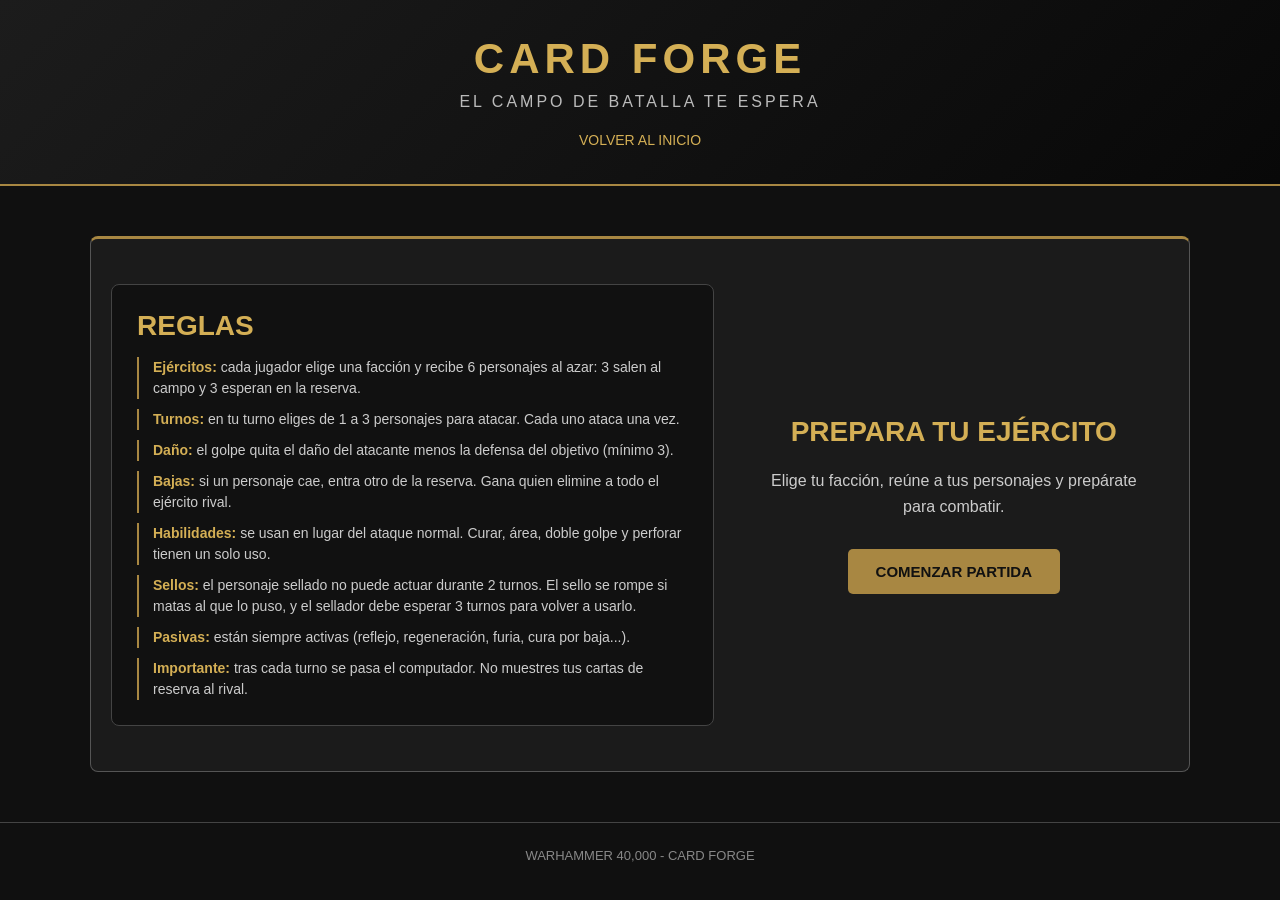
<file: WARHAMMER-40K/pages/card-forge.html>
<!DOCTYPE html>
<html lang="es">
<head>
    <meta charset="UTF-8">
    <meta name="viewport" content="width=device-width, initial-scale=1.0">

    <meta name="description" content="Card Forge: combate de cartas en el universo Warhammer 40K.">

    <title>Card Forge | Warhammer 40K</title>

    <link rel="stylesheet" href="../css/card-forge.css">

    <script src="../js/card-forge.js" defer></script>
</head>

<body>

    <header class="card-header">
        <h1>CARD FORGE</h1>
        <p>EL CAMPO DE BATALLA TE ESPERA</p>

        <a href="../index.html">VOLVER AL INICIO</a>
    </header>

    <main>

        <!-- PRESENTACIÓN DEL JUEGO -->
        <section class="game-intro">

            <div class="intro-layout">

                <!-- IZQUIERDA: REGLAS -->
                <div class="rules-panel">
                    <h2>REGLAS</h2>

                    <ul class="rules-list">
                        <li>
                            <strong>Ejércitos:</strong> cada jugador elige una
                            facción y recibe 6 personajes al azar: 3 salen al
                            campo y 3 esperan en la reserva.
                        </li>
                        <li>
                            <strong>Turnos:</strong> en tu turno eliges de 1 a 3
                            personajes para atacar. Cada uno ataca una vez.
                        </li>
                        <li>
                            <strong>Daño:</strong> el golpe quita el daño del
                            atacante menos la defensa del objetivo (mínimo 3).
                        </li>
                        <li>
                            <strong>Bajas:</strong> si un personaje cae, entra
                            otro de la reserva. Gana quien elimine a todo el
                            ejército rival.
                        </li>
                        <li>
                            <strong>Habilidades:</strong> se usan en lugar del
                            ataque normal. Curar, área, doble golpe y perforar
                            tienen un solo uso.
                        </li>
                        <li>
                            <strong>Sellos:</strong> el personaje sellado no puede
                            actuar durante 2 turnos. El sello se rompe si matas al
                            que lo puso, y el sellador debe esperar 3 turnos para
                            volver a usarlo.
                        </li>
                        <li>
                            <strong>Pasivas:</strong> están siempre activas
                            (reflejo, regeneración, furia, cura por baja...).
                        </li>
                        <li>
                            <strong>Importante:</strong> tras cada turno se pasa
                            el computador. No muestres tus cartas de reserva al
                            rival.
                        </li>
                    </ul>
                </div>

                <!-- DERECHA: INICIAR -->
                <div class="start-panel">
                    <h2>PREPARA TU EJÉRCITO</h2>

                    <p>
                        Elige tu facción, reúne a tus personajes
                        y prepárate para combatir.
                    </p>

                    <button id="startGameButton">
                        COMENZAR PARTIDA
                    </button>
                </div>

            </div>

        </section>

        <!-- AQUÍ SE DESARROLLARÁ LA SELECCIÓN DE FACCIONES -->
        <section id="factionSelection">
        </section>

        <!-- AQUÍ SE DESARROLLARÁ EL CAMPO DE BATALLA -->
        <section id="battleField">
        </section>

    </main>

    <footer>
        <p>WARHAMMER 40,000 - CARD FORGE</p>
    </footer>

</body>
</html>
</file>
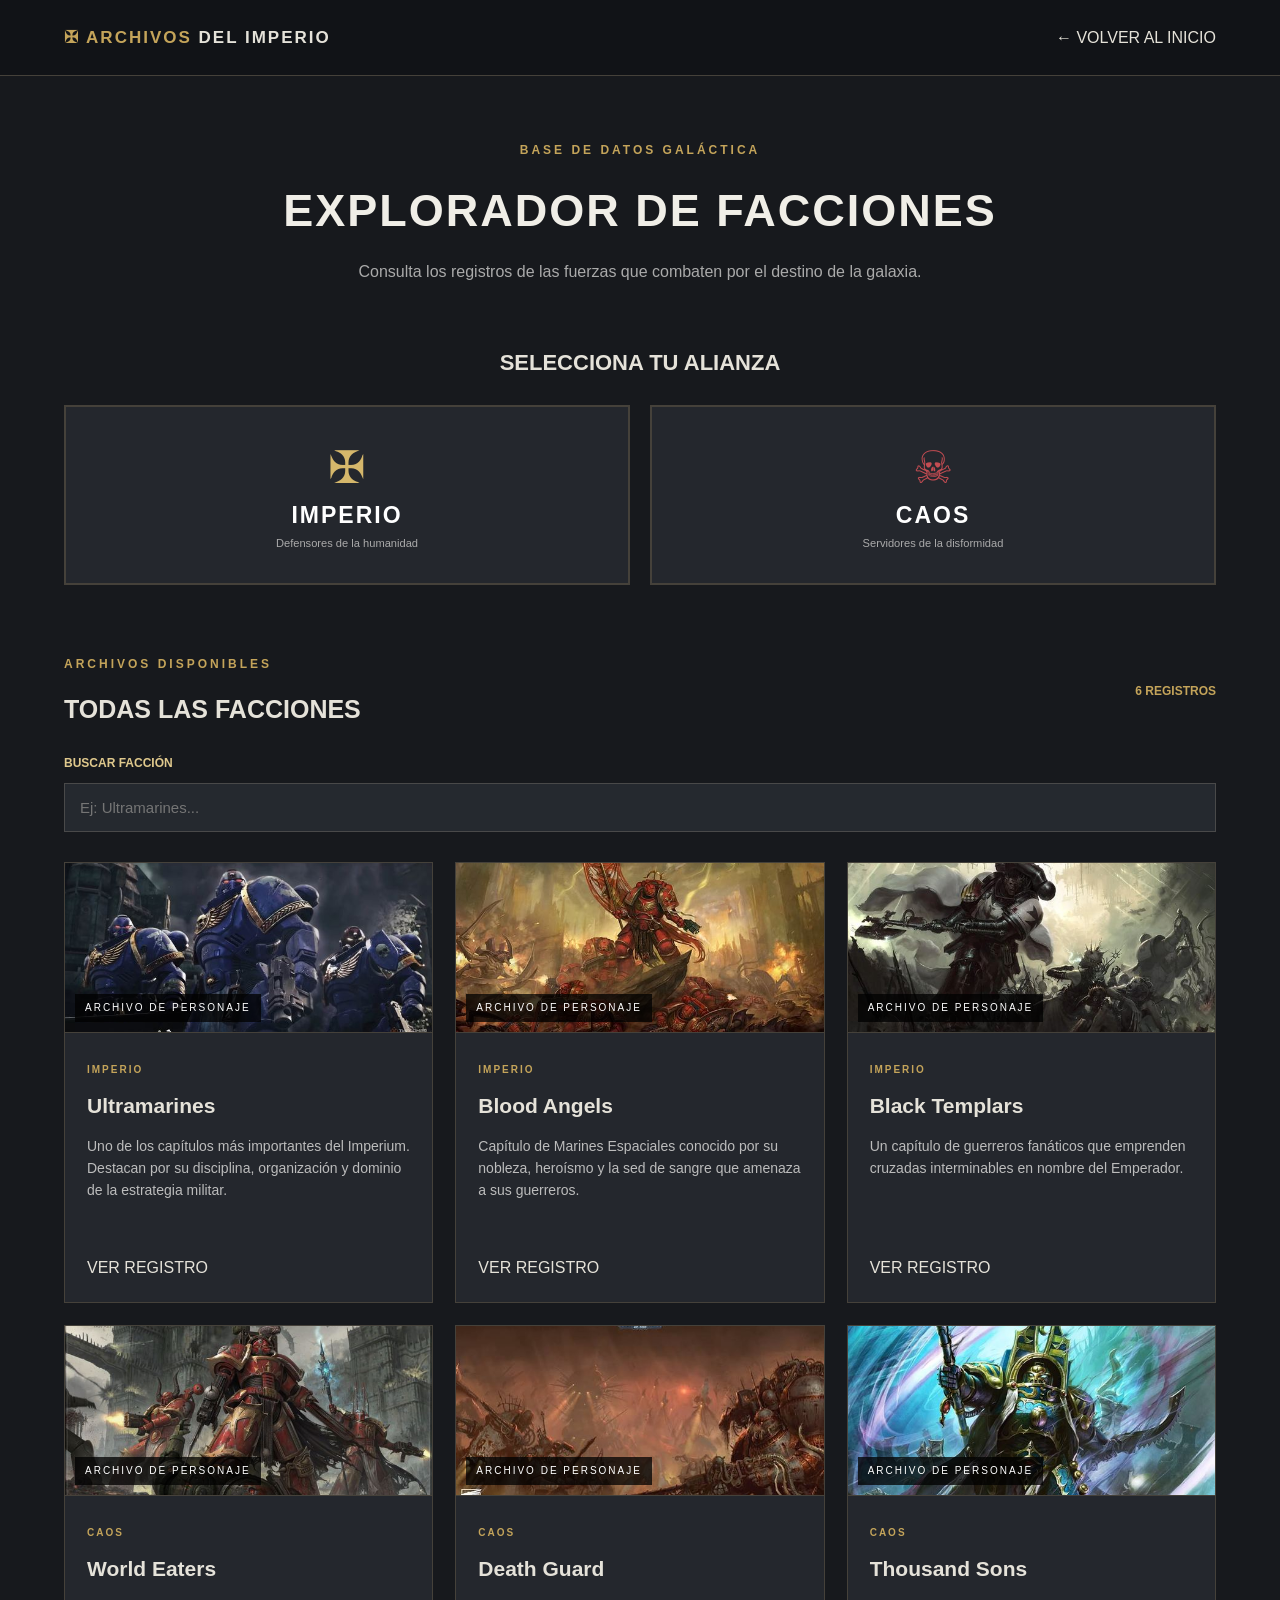
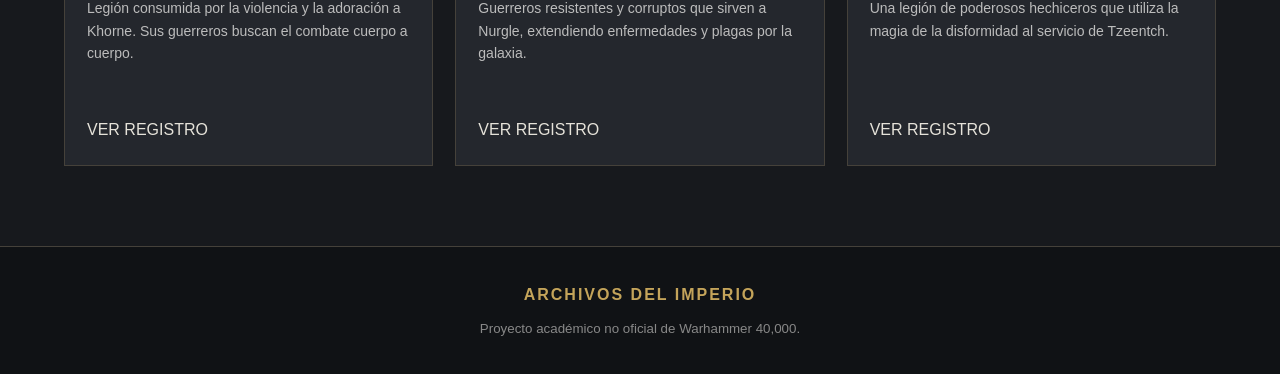
<file: WARHAMMER-40K/pages/explorador.html>
<!DOCTYPE html>
<html lang="es">
<head>
    <meta charset="UTF-8">
    <meta name="viewport" content="width=device-width, initial-scale=1.0">

    <title>Explorador de Facciones | Archives of the Imperium</title>

    <link rel="stylesheet" href="../css/style.css">
    <link rel="stylesheet" href="../css/facciones.css">
</head>

<body class="explorer-page">

    <header class="header">
        <nav class="navbar container">

            <a href="../index.html" class="logo">
                ✠ ARCHIVOS <span>DEL IMPERIO</span>
            </a>

            <a href="../index.html" class="back-link">
                ← VOLVER AL INICIO
            </a>

        </nav>
    </header>


    <main class="container explorer-container">

        <!-- PRESENTACIÓN -->

        <section class="explorer-heading">

            <p class="eyebrow">BASE DE DATOS GALÁCTICA</p>

            <h1>EXPLORADOR DE FACCIONES</h1>

            <p>
                Consulta los registros de las fuerzas que combaten
                por el destino de la galaxia.
            </p>

        </section>


        <!-- SELECCIÓN DE ALIANZA -->

        <section class="alliance-section">

            <h2>SELECCIONA TU ALIANZA</h2>

            <div class="alliance-grid">

                <button class="alliance-button imperial-button"
                        data-alliance="imperio">

                    <span class="alliance-icon">✠</span>

                    <strong>IMPERIO</strong>

                    <small>Defensores de la humanidad</small>

                </button>


                <button class="alliance-button chaos-button"
                        data-alliance="caos">

                    <span class="alliance-icon">☠</span>

                    <strong>CAOS</strong>

                    <small>Servidores de la disformidad</small>

                </button>

            </div>

        </section>


        <!-- CATÁLOGO -->

        <section class="catalog-section" id="catalog">

            <div class="catalog-heading">

                <div>
                    <p class="eyebrow">ARCHIVOS DISPONIBLES</p>
                    <h2 id="catalogTitle">TODAS LAS FACCIONES</h2>
                </div>

                <span id="factionCount">6 REGISTROS</span>

            </div>


            <!-- BUSCADOR -->

            <div class="search-container">

                <label for="factionSearch">
                    BUSCAR FACCIÓN
                </label>

                <input
                    type="search"
                    id="factionSearch"
                    placeholder="Ej: Ultramarines..."
                >

            </div>


            <!-- TARJETAS GENERADAS POR JAVASCRIPT -->

            <div class="faction-list" id="factionList">

                <!-- Aquí JavaScript generará las tarjetas -->

            </div>

            <p id="emptyMessage" class="empty-message" hidden>
                No se encontraron facciones con ese nombre.
            </p>

        </section>

    </main>


    <footer class="footer">

        <div class="container">
            <p>ARCHIVOS DEL IMPERIO</p>
            <small>Proyecto académico no oficial de Warhammer 40,000.</small>
        </div>

    </footer>


    <script src="../js/facciones.js"></script>

</body>
</html>
</file>
<file: WARHAMMER-40K/css/card-forge.css>
/* ==============================
   CONFIGURACIÓN GENERAL
============================== */

* {
    box-sizing: border-box;
    margin: 0;
    padding: 0;
}

body {
    background-color: #101010;
    color: #eeeeee;
    font-family: Arial, sans-serif;
    min-height: 100vh;
}

/* ==============================
   ENCABEZADO
============================== */

.card-header {
    background: linear-gradient(135deg, #1c1c1c, #080808);
    border-bottom: 2px solid #a88742;
    padding: 35px 20px;
    text-align: center;
}

.card-header h1 {
    color: #d4af55;
    font-size: 42px;
    letter-spacing: 5px;
    margin-bottom: 10px;
}

.card-header p {
    color: #bbbbbb;
    letter-spacing: 3px;
    margin-bottom: 20px;
}

.card-header a {
    color: #d4af55;
    text-decoration: none;
    font-size: 14px;
}

.card-header a:hover {
    color: white;
}

/* ==============================
   CONTENIDO PRINCIPAL
============================== */

main {
    width: 90%;
    max-width: 1100px;
    margin: 50px auto;
}

/* ==============================
   PRESENTACIÓN DEL JUEGO
============================== */

.game-intro {
    background-color: #1b1b1b;
    border: 1px solid #555;
    border-top: 3px solid #a88742;
    border-radius: 8px;
    padding: 45px 20px;
    text-align: center;
}

.game-intro h2 {
    color: #d4af55;
    font-size: 28px;
    margin-bottom: 20px;
}

.game-intro p {
    color: #cccccc;
    line-height: 1.6;
    margin-bottom: 30px;
}

.game-intro button {
    background-color: #a88742;
    color: #111111;
    border: none;
    border-radius: 5px;
    padding: 14px 28px;
    font-size: 15px;
    font-weight: bold;
    cursor: pointer;
}

.game-intro button:hover {
    background-color: #d4af55;
}

/* ==============================
   ESPACIOS DEL JUEGO
============================== */

#factionSelection,
#battleField {
    margin-top: 35px;
}

/* ==============================
   PIE DE PÁGINA
============================== */

footer {
    border-top: 1px solid #444;
    color: #888888;
    padding: 25px;
    text-align: center;
    font-size: 13px;
}

/* ==============================
   DISEÑO RESPONSIVE
============================== */

@media (max-width: 600px) {

    .card-header h1 {
        font-size: 30px;
    }

    .card-header p {
        font-size: 11px;
    }

    main {
        width: 94%;
        margin: 30px auto;
    }

    .game-intro {
        padding: 30px 15px;
    }

    .game-intro h2 {
        font-size: 22px;
    }
}

/* ==============================
   SELECCIÓN DE FACCIONES
============================== */

.selection-container {
    background-color: #1b1b1b;
    border: 1px solid #66552f;
    border-radius: 8px;
    padding: 35px 25px;
    text-align: center;
}

.selection-container h2 {
    color: #d4af55;
    font-size: 27px;
    margin-bottom: 12px;
}

.selection-description {
    color: #bbbbbb;
    margin-bottom: 30px;
}

.players-selection {
    display: grid;
    grid-template-columns: repeat(2, minmax(0, 1fr));
    gap: 25px;
    margin-bottom: 25px;
}

.player-selection {
    background-color: #111111;
    border: 1px solid #444444;
    border-radius: 8px;
    padding: 25px 15px;
}

.player-selection h3 {
    color: #d4af55;
    margin-bottom: 20px;
}

.player-selection label {
    display: block;
    color: #cccccc;
    margin-bottom: 12px;
}

.player-selection select {
    width: 100%;
    padding: 12px;
    background-color: #292929;
    color: white;
    border: 1px solid #777777;
    border-radius: 5px;
    font-size: 14px;
}

#confirmFactionsButton {
    background-color: #a88742;
    color: #111111;
    border: none;
    border-radius: 5px;
    padding: 14px 25px;
    font-weight: bold;
    cursor: pointer;
}

#confirmFactionsButton:hover {
    background-color: #d4af55;
}

.selection-error {
    color: #ff6666;
    margin-bottom: 18px;
}

.selection-success {
    color: #8bd68b;
    margin-bottom: 18px;
    line-height: 1.5;
}

/* ==============================
   RESPONSIVE
============================== */

@media (max-width: 650px) {

    .players-selection {
        grid-template-columns: 1fr;
    }

    .selection-container {
        padding: 25px 15px;
    }

    .selection-container h2 {
        font-size: 22px;
    }
}

/* ==============================
   CAMPEONES DE LAS FACCIONES
============================== */

.champion-preview {
    margin-top: 22px;
    padding: 15px;
    background-color: #1b1b1b;
    border: 1px solid #66552f;
    border-radius: 8px;
    min-height: 190px;
}

.champion-preview img {
    display: block;
    width: 100%;
    max-width: 220px;
    height: 220px;
    object-fit: contain;
    margin: 0 auto 15px;
}

.champion-preview h4 {
    color: #d4af55;
    font-size: 19px;
    margin-bottom: 8px;
}

.champion-preview p {
    color: #bbbbbb;
    font-size: 14px;
}

/* ==============================
   EJÉRCITOS Y PERSONAJES
============================== */

.battle-title {
    color: #d4af55;
    text-align: center;
    margin: 35px 0;
}

.armies-container {
    display: grid;
    grid-template-columns: repeat(2, minmax(0, 1fr));
    gap: 25px;
}

.army {
    background-color: #1b1b1b;
    border: 1px solid #66552f;
    border-radius: 8px;
    padding: 20px;
    min-width: 0;
}

.army h3 {
    color: #d4af55;
    text-align: center;
    margin-bottom: 25px;
}

.army h4 {
    color: #cccccc;
    margin: 20px 0 12px;
    border-bottom: 1px solid #555;
    padding-bottom: 8px;
}

.character-list {
    display: grid;
    grid-template-columns: repeat(2, minmax(0, 1fr));
    gap: 12px;
}

.character-card {
    background-color: #101010;
    border: 1px solid #444;
    border-radius: 6px;
    padding: 12px;
    text-align: center;
    min-width: 0;
    transition: transform 0.15s, outline-color 0.15s;
}

.character-card img {
    width: 100%;
    height: 130px;
    object-fit: contain;
    margin-bottom: 10px;
}

/* Nombre del personaje (h4 en el JS nuevo; h5 por compatibilidad) */
.character-card h4,
.character-card h5,
.battle-player .character-card h4,
.army .character-card h4 {
    color: #d4af55;
    font-size: 14px;
    margin: 0 0 10px;
    padding: 0;
    border: none;
    line-height: 1.3;
}

.character-card p {
    color: #cccccc;
    font-size: 13px;
    margin: 7px 0;
}

.character-placeholder {
    height: 130px;
    display: flex;
    align-items: center;
    justify-content: center;
    color: #777;
    background-color: #202020;
    margin-bottom: 10px;
    font-size: 12px;
}

.champion-label {
    display: inline-block;
    margin-top: 10px;
    padding: 5px 9px;
    background-color: #66552f;
    color: white;
    font-size: 11px;
    border-radius: 4px;
}

/* ==============================
   BARRA DE VIDA
============================== */

.health-bar {
    height: 8px;
    background-color: #400;
    border-radius: 4px;
    overflow: hidden;
    margin: 4px 0 8px;
}

.health-fill {
    height: 100%;
    background-color: #3cb83c;
    transition: width 0.3s;
}

@media (max-width: 750px) {
    .armies-container {
        grid-template-columns: 1fr;
    }
}

@media (max-width: 400px) {
    .character-list {
        grid-template-columns: 1fr;
    }
}

/* ==============================
   PREPARACIÓN PRIVADA
============================== */

.private-preparation,
.handoff-screen {
    background-color: #1b1b1b;
    border: 1px solid #a88742;
    border-radius: 8px;
    padding: 30px 20px;
    text-align: center;
}

.private-preparation h2,
.handoff-screen h2 {
    color: #d4af55;
    margin-bottom: 20px;
}

.private-preparation h3 {
    color: #d4af55;
    margin: 30px 0 15px;
}

.private-warning {
    color: #e5a34c;
    margin: 25px 0;
}

#readyPlayerButton,
#nextPlayerButton,
#beginTurnButton,
#restartButton {
    background-color: #a88742;
    color: #111;
    border: none;
    border-radius: 5px;
    padding: 14px 25px;
    font-weight: bold;
    cursor: pointer;
    margin-top: 15px;
}

#readyPlayerButton:hover,
#nextPlayerButton:hover,
#beginTurnButton:hover,
#restartButton:hover {
    background-color: #d4af55;
}

/* ==============================
   CAMPO DE BATALLA
============================== */

.battle-screen {
    background-color: #151515;
    border: 1px solid #66552f;
    border-radius: 8px;
    padding: 25px;
}

.battle-screen > h2 {
    color: #d4af55;
    text-align: center;
    margin-bottom: 20px;
}

.turn-indicator {
    background-color: #292929;
    border: 1px solid #a88742;
    color: #d4af55;
    text-align: center;
    padding: 15px;
    margin-bottom: 25px;
    font-weight: bold;
}

.battle-instruction {
    text-align: center;
    color: #eeeeee;
    font-weight: bold;
    margin-bottom: 15px;
}

.combat-message {
    color: #d4af55;
    text-align: center;
    line-height: 1.6;
    margin: 0 0 20px;
}

.battle-armies {
    display: grid;
    grid-template-columns: repeat(2, minmax(0, 1fr));
    gap: 20px;
}

.battle-player {
    background-color: #202020;
    border: 1px solid #555;
    border-radius: 8px;
    padding: 18px;
    min-width: 0;
}

.battle-player h3 {
    color: #d4af55;
    text-align: center;
    margin-bottom: 10px;
}

.battle-player > p {
    text-align: center;
    color: #ccc;
    margin-bottom: 15px;
}

.battle-player h4 {
    color: #ddd;
    margin: 20px 0 12px;
}

.reserve-counter {
    color: #d4af55 !important;
    border-top: 1px solid #555;
    padding-top: 15px;
    margin-top: 20px;
}

/* ==============================
   ACCIONES DE COMBATE
============================== */

.battle-actions {
    text-align: center;
    margin-top: 30px;
}

.battle-actions button {
    margin: 5px 6px;
}

#confirmAttackersButton {
    background-color: #a88742;
    color: #111;
    border: none;
    border-radius: 5px;
    padding: 15px 30px;
    font-weight: bold;
    cursor: pointer;
}

#confirmAttackersButton:hover:not(:disabled) {
    background-color: #d4af55;
}

#confirmAttackersButton:disabled {
    opacity: 0.4;
    cursor: not-allowed;
}

#endTurnButton {
    background-color: #a83232;
    color: white;
    border: none;
    border-radius: 5px;
    padding: 15px 30px;
    font-weight: bold;
    cursor: pointer;
}

#endTurnButton:hover {
    background-color: #cc4444;
}

/* ==============================
   CARTAS INTERACTIVAS
============================== */

/* Mis personajes (elegir atacantes) y enemigos (elegir objetivo) */
.character-card.selectable,
.character-card.targetable {
    cursor: pointer;
}

.character-card.selectable:hover,
.character-card.targetable:hover {
    transform: translateY(-4px);
}

/* Atacante elegido */
.character-card.selected {
    outline: 3px solid #d4af55;
    outline-offset: 2px;
}

/* Atacante que está actuando ahora */
.character-card.attacking {
    outline: 3px solid #3cb83c;
    outline-offset: 2px;
}

/* Objetivo enemigo */
.character-card.targetable:hover {
    outline: 3px solid #cc4444;
    outline-offset: 2px;
}

/* DISEÑO PARA CELULARES */

@media (max-width: 750px) {

    .battle-armies {
        grid-template-columns: 1fr;
    }

    .battle-screen {
        padding: 15px;
    }

}

/* ==============================
   CAMPO DE BATALLA CARA A CARA
   (enemigo arriba, jugador del turno abajo)
============================== */

.battle-side {
    background-color: #1b1b1b;
    border-radius: 8px;
    padding: 12px;
}

.enemy-side {
    border: 1px solid #8a3030;
}

.player-side {
    border: 1px solid #a88742;
}

.side-header {
    display: flex;
    justify-content: space-between;
    align-items: center;
    gap: 10px;
    color: #cccccc;
    font-size: 13px;
    font-weight: bold;
    letter-spacing: 1px;
}

.enemy-side .side-header {
    margin-bottom: 10px;
}

.player-side .side-header {
    margin-top: 10px;
}

/* La reserva ahora va en la cabecera, sin la línea de antes */
.side-header .reserve-counter {
    border: none;
    padding: 0;
    margin: 0;
}

/* Siempre 3 cartas por fila, una al lado de otra */
.battle-row {
    grid-template-columns: repeat(3, minmax(0, 1fr));
    gap: 10px;
}

.battle-row .character-card {
    padding: 8px;
}

.battle-row .character-card img,
.battle-row .character-placeholder {
    height: 90px;
    margin-bottom: 6px;
}

.battle-row .character-card p {
    margin: 4px 0;
    font-size: 12px;
}

.battle-row .champion-label {
    margin-top: 6px;
    font-size: 10px;
}

.card-stats {
    display: flex;
    justify-content: center;
    gap: 14px;
    color: #cccccc;
    font-size: 13px;
}

/* Franja central: instrucciones, mensajes y botones */
.battle-center {
    text-align: center;
    padding: 14px 10px;
}

.battle-center .battle-instruction {
    margin-bottom: 8px;
}

.battle-center .combat-message {
    margin: 0 0 8px;
    font-size: 14px;
}

.battle-center .battle-actions {
    margin-top: 10px;
}

.battle-screen .turn-indicator {
    margin-bottom: 15px;
}

@media (max-width: 750px) {

    .battle-row {
        gap: 6px;
    }

    .battle-row .character-card img,
    .battle-row .character-placeholder {
        height: 70px;
    }

    .battle-row .character-card h4 {
        font-size: 11px;
    }

    .battle-row .character-card p,
    .card-stats {
        font-size: 11px;
    }

    .side-header {
        font-size: 11px;
    }
}

/* Anula la regla de 1 columna para pantallas muy pequeñas */
@media (max-width: 400px) {
    .battle-row {
        grid-template-columns: repeat(3, minmax(0, 1fr));
    }
}

/* ==============================
   DISEÑO DE LA CARTA
   vida: arriba derecha · defensa: abajo izquierda · daño: abajo derecha
============================== */

.character-card {
    position: relative;
    display: flex;
    flex-direction: column;
}

.card-art {
    position: relative;
}

.card-art img,
.card-art .character-placeholder {
    margin-bottom: 8px;
}

/* Insignias de estadísticas */
.stat {
    display: inline-flex;
    align-items: center;
    gap: 3px;
    padding: 3px 9px;
    border-radius: 14px;
    border: 2px solid #d4af55;
    font-size: 13px;
    font-weight: bold;
    color: white;
    line-height: 1.2;
}

/* Vida: esquina superior derecha */
.stat-life {
    position: absolute;
    top: 4px;
    right: 4px;
    background-color: #a83232;
}

.stat-life.low {
    background-color: #5a0f0f;
    border-color: #ff6666;
}

/* Pie: defensa a la izquierda, daño a la derecha */
.card-footer {
    display: flex;
    justify-content: space-between;
    align-items: center;
    gap: 4px;
    margin-top: auto;
    padding-top: 6px;
}

.stat-def {
    background-color: #35588f;
}

.stat-dmg {
    background-color: #b8691b;
}

.card-footer .champion-label {
    margin: 0;
}

@media (max-width: 750px) {
    .stat {
        padding: 2px 6px;
        font-size: 11px;
    }

    .card-footer .champion-label {
        display: none;
    }
}


/* ==============================
   RENDICIÓN Y PANTALLA DE VICTORIA
============================== */

#surrenderButton {
    background-color: #2b2b2b;
    color: #cccccc;
    border: 1px solid #777;
    border-radius: 5px;
    padding: 15px 30px;
    font-weight: bold;
    cursor: pointer;
}

#surrenderButton:hover {
    background-color: #444;
    color: white;
}

.victory-image {
    display: block;
    width: 100%;
    max-width: 600px;
    max-height: 350px;
    object-fit: contain;
    margin: 20px auto;
    border: 2px solid #a88742;
    border-radius: 8px;
}


/* ==============================
   HABILIDADES, PASIVAS Y SELLOS
============================== */

.card-tags {
    display: flex;
    flex-direction: column;
    gap: 3px;
    margin: 4px 0 6px;
    min-height: 18px;
}

.tag {
    display: block;
    padding: 2px 6px;
    border-radius: 10px;
    font-size: 11px;
    font-weight: bold;
    line-height: 1.3;
    cursor: help;
    white-space: nowrap;
    overflow: hidden;
    text-overflow: ellipsis;
}

.tag-skill {
    background-color: #3a2c52;
    border: 1px solid #8f6fd0;
    color: #e3d6ff;
}

.tag-skill.used {
    opacity: 0.45;
    text-decoration: line-through;
}

.tag-passive {
    background-color: #1f3b2a;
    border: 1px solid #4fa36b;
    color: #cdf5da;
}

/* Personaje sellado */
.character-card.sealed {
    outline: 3px solid #4aa3d8;
    outline-offset: 2px;
}

.character-card.sealed .card-art img,
.character-card.sealed .character-placeholder {
    filter: grayscale(0.8) brightness(0.7);
}

.seal-badge {
    position: absolute;
    top: 4px;
    left: 4px;
    background-color: #1d4b69;
    border: 2px solid #4aa3d8;
    border-radius: 14px;
    padding: 3px 8px;
    font-size: 12px;
    font-weight: bold;
    color: white;
}

/* Elegir un aliado como objetivo (curación) */
.character-card.ally-targetable {
    cursor: pointer;
}

.character-card.ally-targetable:hover {
    transform: translateY(-4px);
    outline: 3px solid #3cb83c;
    outline-offset: 2px;
}

/* Botones de acción en el ataque */
#normalAttackButton,
#abilityButton,
#confirmAreaButton {
    background-color: #2b2b2b;
    color: #eeeeee;
    border: 1px solid #a88742;
    border-radius: 5px;
    padding: 15px 30px;
    font-weight: bold;
    cursor: pointer;
}

#normalAttackButton.active,
#abilityButton.active {
    background-color: #a88742;
    color: #111111;
}

#abilityButton {
    border-color: #8f6fd0;
}

#abilityButton.active {
    background-color: #8f6fd0;
    color: white;
}

#confirmAreaButton {
    background-color: #8f6fd0;
    color: white;
    border-color: #c7b2ff;
}

.champion-skill {
    margin-top: 8px;
    font-size: 12px;
    color: #cccccc;
    text-align: left;
}

@media (max-width: 750px) {

    .tag {
        font-size: 9px;
        padding: 1px 4px;
    }

    .seal-badge {
        font-size: 10px;
        padding: 2px 5px;
    }
}


/* ==============================
   CARTAS CON LA IMAGEN COMO PROTAGONISTA
   vida: arriba derecha · defensa: abajo izquierda · daño: abajo derecha
============================== */

.character-card {
    padding: 0;
    overflow: hidden;
    border: 2px solid #a88742;
    border-radius: 10px;
    background-color: #0c0c0c;
}

.character-card .card-art {
    position: relative;
    aspect-ratio: 3 / 4;
    overflow: hidden;
    background: radial-gradient(circle at 50% 35%, #3a3326, #121212 75%);
}

/* La imagen llena toda la carta */
.character-card .card-art img,
.battle-row .character-card .card-art img {
    position: absolute;
    inset: 0;
    width: 100%;
    height: 100%;
    object-fit: cover;
    margin: 0;
}

/* Sin imagen: fondo con un símbolo */
.character-card .card-art .character-placeholder,
.battle-row .character-card .card-art .character-placeholder {
    position: absolute;
    inset: 0;
    height: 100%;
    margin: 0;
    background: none;
    display: flex;
    align-items: center;
    justify-content: center;
    font-size: 64px;
    color: #6b5a30;
}

/* Insignias redondas sobre la imagen */
.card-art .stat {
    position: absolute;
    z-index: 2;
    width: 34px;
    height: 34px;
    padding: 0;
    justify-content: center;
    border-radius: 50%;
    font-size: 15px;
    box-shadow: 0 2px 6px rgba(0, 0, 0, 0.8);
}

.card-art .stat-life {
    top: 6px;
    right: 6px;
}

.card-art .stat-def {
    bottom: 6px;
    left: 6px;
}

.card-art .stat-dmg {
    bottom: 6px;
    right: 6px;
}

/* Barra de vida, nombre y etiquetas debajo de la imagen */
.character-card .health-bar {
    height: 6px;
    margin: 0;
    border-radius: 0;
}

.character-card h4 {
    display: flex;
    align-items: center;
    justify-content: center;
    min-height: 2.6em;
    margin: 0;
    padding: 4px 6px;
    font-size: 13px;
}

.card-tags {
    margin: 0;
    padding: 0 4px 6px;
}

/* Tamaño de las cartas */
.battle-row {
    max-width: 640px;
    margin: 0 auto;
}

.private-preparation .character-list {
    grid-template-columns: repeat(3, minmax(0, 1fr));
    max-width: 720px;
    margin: 0 auto;
}

@media (max-width: 750px) {

    .card-art .stat {
        width: 26px;
        height: 26px;
        font-size: 12px;
    }

    .character-card h4 {
        font-size: 11px;
        padding: 3px 3px;
    }

    .character-card .card-art .character-placeholder {
        font-size: 40px;
    }
}


/* ==============================
   PANTALLA INICIAL: REGLAS A LA IZQUIERDA, INICIAR A LA DERECHA
============================== */

.intro-layout {
    display: grid;
    grid-template-columns: 1.4fr 1fr;
    gap: 25px;
    align-items: stretch;
}

.rules-panel {
    background-color: #111111;
    border: 1px solid #444444;
    border-radius: 8px;
    padding: 25px;
    text-align: left;
}

.rules-panel h2 {
    margin-bottom: 15px;
}

.rules-list {
    list-style: none;
    display: flex;
    flex-direction: column;
    gap: 10px;
}

.rules-list li {
    color: #cccccc;
    font-size: 14px;
    line-height: 1.5;
    padding-left: 14px;
    border-left: 2px solid #a88742;
}

.rules-list strong {
    color: #d4af55;
}

.start-panel {
    display: flex;
    flex-direction: column;
    align-items: center;
    justify-content: center;
    padding: 20px;
}

@media (max-width: 750px) {

    .intro-layout {
        grid-template-columns: 1fr;
    }

    /* En celular, el botón de iniciar aparece primero */
    .start-panel {
        order: -1;
    }
}
</file>
<file: WARHAMMER-40K/css/style.css>
/* =====================================
   CONFIGURACIÓN GENERAL
===================================== */

* {
    margin: 0;
    padding: 0;
    box-sizing: border-box;
}

html {
    scroll-behavior: smooth;
}

body {
    background-color: #17191d;
    color: #e5e2d9;
    font-family: Arial, Helvetica, sans-serif;
    line-height: 1.6;
}

:root {
    --background: #17191d;
    --surface: #22262c;
    --gold: #c4a45a;
    --gold-light: #e0c98d;
    --text: #e5e2d9;
    --muted: #a5a5a5;
    --border: #45413a;
}

.container {
    width: 90%;
    max-width: 1200px;
    margin: auto;
}

a {
    color: inherit;
    text-decoration: none;
}


/* =====================================
   NAVEGACIÓN
===================================== */

.header {
    background-color: #111317;
    border-bottom: 1px solid var(--border);
    position: relative;
    z-index: 10;
}

.navbar {
    min-height: 75px;
    display: flex;
    justify-content: space-between;
    align-items: center;
}

.logo {
    color: var(--gold);
    font-weight: bold;
    letter-spacing: 2px;
    font-size: 17px;
}

.logo span:last-child {
    color: var(--text);
}

.logo-symbol {
    font-size: 25px;
    margin-right: 8px;
}

.nav-links {
    display: flex;
    align-items: center;
    gap: 28px;
    list-style: none;
}

.nav-links a {
    color: #d0d0d0;
    font-size: 13px;
    transition: color 0.2s;
}

.nav-links a:hover {
    color: var(--gold);
}

.nav-links .nav-special {
    border: 1px solid var(--gold);
    color: var(--gold);
    padding: 9px 14px;
}

.menu-toggle {
    display: none;
    background: none;
    border: none;
    color: white;
    font-size: 26px;
    cursor: pointer;
}


/* =====================================
   PORTADA PRINCIPAL
===================================== */

.hero {
    min-height: 570px;
    display: flex;
    align-items: center;
    position: relative;

    background:
        linear-gradient(
            90deg,
            rgba(15, 17, 20, 0.98),
            rgba(15, 17, 20, 0.75),
            rgba(15, 17, 20, 0.4)
        ),
        linear-gradient(135deg, #34302a, #17191d 65%);
}

.hero-content {
    padding-top: 80px;
    padding-bottom: 100px;
}

.eyebrow {
    color: var(--gold);
    font-size: 12px;
    font-weight: bold;
    letter-spacing: 3px;
    margin-bottom: 15px;
}

.hero h1 {
    font-size: clamp(38px, 7vw, 76px);
    line-height: 1.1;
    color: #f1eee5;
    letter-spacing: 2px;
}

.hero h1 span {
    color: var(--gold);
}

.hero h2 {
    color: var(--gold-light);
    font-size: 19px;
    letter-spacing: 5px;
    margin-top: 15px;
}

.hero-description {
    max-width: 550px;
    color: #c4c4c4;
    margin-top: 20px;
    margin-bottom: 30px;
}

.hero-buttons {
    display: flex;
    flex-wrap: wrap;
    gap: 15px;
}

.btn {
    display: inline-block;
    padding: 13px 22px;
    font-size: 12px;
    font-weight: bold;
    letter-spacing: 1px;
    text-align: center;
    border: 1px solid var(--gold);
}

.btn-gold {
    background-color: var(--gold);
    color: #171717;
}

.btn-outline {
    color: var(--gold);
    background-color: transparent;
}

.hero-footer {
    position: absolute;
    bottom: 20px;
    left: 5%;
    right: 5%;
    display: flex;
    justify-content: space-between;
    color: #929292;
    font-size: 10px;
    letter-spacing: 2px;
}


/* =====================================
   SECCIONES GENERALES
===================================== */

.section {
    padding-top: 85px;
    padding-bottom: 85px;
}

.section-heading {
    margin-bottom: 40px;
}

.section-heading h2 {
    font-size: 30px;
    letter-spacing: 2px;
    color: #f0eee7;
}

.section-heading > p:last-child {
    color: var(--muted);
    margin-top: 12px;
}

.heading-line {
    width: 65px;
    height: 3px;
    background-color: var(--gold);
    margin-top: 15px;
}


/* =====================================
   INTRODUCCIÓN
===================================== */

.intro-content {
    display: grid;
    grid-template-columns: 1fr 1fr;
    gap: 40px;
    align-items: center;
}

.intro-text h3 {
    color: var(--gold-light);
    margin-bottom: 15px;
    font-size: 22px;
}

.intro-text p {
    color: #bdbdbd;
    margin-bottom: 15px;
}

.image-placeholder {
    min-height: 280px;
    background-color: #292d33;
    border: 1px solid var(--border);
    display: flex;
    flex-direction: column;
    align-items: center;
    justify-content: center;
    color: var(--gold);
    text-align: center;
}

.image-placeholder span {
    font-size: 65px;
}

.image-placeholder small {
    color: var(--muted);
}


/* =====================================
   FACCIONES
===================================== */

.factions-section {
    background-color: #1e2228;
}

.faction-grid {
    display: grid;
    grid-template-columns: repeat(2, 1fr);
    gap: 25px;
}

.faction-card {
    padding: 35px;
    background-color: #272b31;
    border: 1px solid var(--border);
}

.faction-symbol {
    font-size: 45px;
    margin-bottom: 15px;
}

.imperial-card .faction-symbol,
.imperial-card h3 {
    color: var(--gold);
}

.chaos-card .faction-symbol,
.chaos-card h3 {
    color: #b64a4a;
}

.faction-card h3 {
    font-size: 23px;
    letter-spacing: 2px;
    margin-bottom: 12px;
}

.faction-card p {
    color: #bdbdbd;
    min-height: 65px;
    margin-bottom: 25px;
}

.card-link {
    font-size: 12px;
    font-weight: bold;
    letter-spacing: 1px;
    color: var(--gold-light);
}


/* =====================================
   CARD FORGE
===================================== */

.card-forge-section {
    padding: 80px 0;
    background-color: #121418;
    border-top: 1px solid var(--border);
    border-bottom: 1px solid var(--border);
}

.card-forge-content {
    display: flex;
    align-items: center;
    justify-content: space-between;
    gap: 30px;
}

.card-forge-content h2 {
    font-size: 38px;
    line-height: 1.2;
    margin-bottom: 20px;
}

.card-forge-content h2 span {
    color: var(--gold);
}

.card-forge-content p:not(.eyebrow) {
    color: #bdbdbd;
    max-width: 550px;
    margin-bottom: 25px;
}

.forge-symbol {
    font-size: 140px;
    color: var(--gold);
    padding: 30px;
}


/* =====================================
   RECURSOS
===================================== */

.resources {
    display: flex;
    flex-wrap: wrap;
    gap: 15px;
}

.resources a {
    background-color: var(--surface);
    border: 1px solid var(--border);
    padding: 18px 22px;
    color: var(--gold-light);
    font-size: 12px;
    font-weight: bold;
}


/* =====================================
   PIE DE PÁGINA
===================================== */

.footer {
    background-color: #101215;
    border-top: 1px solid var(--border);
    padding: 35px 0;
    text-align: center;
}

.footer p {
    color: var(--gold);
    font-weight: bold;
    letter-spacing: 2px;
    margin-bottom: 10px;
}

.footer small {
    display: block;
    color: #888;
    margin-top: 5px;
}


/* =====================================
   RESPONSIVE - CELULARES
===================================== */

@media (max-width: 768px) {

    .navbar {
        flex-wrap: wrap;
        padding: 18px 0;
    }

    .logo {
        font-size: 13px;
    }

    .menu-toggle {
        display: block;
    }

    .nav-links {
        display: none;
        width: 100%;
        flex-direction: column;
        align-items: flex-start;
        gap: 20px;
        padding: 25px 0 10px;
    }

    .nav-links.active {
        display: flex;
    }

    .hero {
        min-height: 530px;
    }

    .hero h2 {
        font-size: 15px;
        letter-spacing: 3px;
    }

    .hero-footer {
        font-size: 8px;
    }

    .intro-content {
        grid-template-columns: 1fr;
    }

    .faction-grid {
        grid-template-columns: 1fr;
    }

    .card-forge-content {
        flex-direction: column;
        align-items: flex-start;
    }

    .forge-symbol {
        display: none;
    }

    .section {
        padding-top: 60px;
        padding-bottom: 60px;
    }

    .section-heading h2 {
        font-size: 24px;
    }

    .card-forge-content h2 {
        font-size: 30px;
    }
}
/* IMAGEN DE INTRODUCCIÓN */

.intro-main-image {
    display: block;
    box-sizing: border-box;
    width: 100%;
    height: auto;
    max-height: 450px;
    object-fit: contain;
    border-radius: 10px;
}
/* ===== VIDEOS Y REVELACIONES ===== */

.reveal-grid {
    display: grid;
    grid-template-columns: repeat(auto-fit, minmax(280px, 1fr));
    gap: 24px;
    margin-top: 40px;
}

.reveal-card {
    position: relative;
    padding: 32px 28px;
    background: rgba(255, 255, 255, 0.03);
    border: 1px solid #b8963e;          /* tu dorado */
    border-left-width: 4px;
    transition: transform 0.25s ease, box-shadow 0.25s ease;
}

.reveal-card:hover {
    transform: translateY(-4px);
    box-shadow: 0 8px 24px rgba(184, 150, 62, 0.25);
}

.reveal-tag {
    display: inline-block;
    margin-bottom: 14px;
    padding: 4px 10px;
    font-size: 0.7rem;
    letter-spacing: 2px;
    color: #000;
    background: #b8963e;
}

.reveal-card h3 {
    margin-bottom: 10px;
}

.reveal-card p {
    margin-bottom: 18px;
}
.video-thumb {
    position: relative;
    display: block;
    margin-bottom: 18px;
}

.video-thumb img {
    display: block;
    width: 100%;
    aspect-ratio: 16 / 9;
    object-fit: cover;
}

.play-btn {
    position: absolute;
    top: 50%;
    left: 50%;
    transform: translate(-50%, -50%);
}
</file>
<file: WARHAMMER-40K/css/facciones.css>
/* =====================================
   EXPLORADOR GENERAL
===================================== */

.explorer-page {
    --theme-color: #c4a45a;
    --theme-light: #e0c98d;
    --theme-background: #17191d;
}

.explorer-container {
    padding-top: 65px;
    padding-bottom: 80px;
}

.explorer-heading {
    text-align: center;
    margin-bottom: 60px;
}

.explorer-heading h1 {
    font-size: clamp(27px, 5vw, 45px);
    color: #f0eee7;
    letter-spacing: 2px;
}

.explorer-heading > p:last-child {
    color: #aaa;
    margin-top: 12px;
}


/* =====================================
   SELECCIÓN DE ALIANZA
===================================== */

.alliance-section {
    margin-bottom: 70px;
}

.alliance-section h2 {
    text-align: center;
    font-size: 22px;
    margin-bottom: 25px;
}

.alliance-grid {
    display: grid;
    grid-template-columns: repeat(2, 1fr);
    gap: 20px;
}

.alliance-button {
    min-height: 180px;
    padding: 25px;
    display: flex;
    flex-direction: column;
    align-items: center;
    justify-content: center;
    gap: 8px;
    background-color: #24272d;
    border: 2px solid #45413a;
    color: white;
    cursor: pointer;
}

.alliance-icon {
    font-size: 45px;
}

.alliance-button strong {
    font-size: 23px;
    letter-spacing: 2px;
}

.alliance-button small {
    color: #aaa;
}

.imperial-button.selected {
    background-color: #393326;
    border-color: #c4a45a;
}

.imperial-button .alliance-icon {
    color: #d5b76b;
}

.chaos-button.selected {
    background-color: #351a1d;
    border-color: #a7373d;
}

.chaos-button .alliance-icon {
    color: #c34c52;
}


/* =====================================
   CATÁLOGO
===================================== */

.catalog-section {
    scroll-margin-top: 30px;
}

.catalog-heading {
    display: flex;
    justify-content: space-between;
    align-items: center;
    gap: 15px;
    margin-bottom: 25px;
}

.catalog-heading h2 {
    font-size: 25px;
}

.catalog-heading > span {
    color: var(--theme-color);
    font-size: 12px;
    font-weight: bold;
}


/* =====================================
   BUSCADOR
===================================== */

.search-container {
    margin-bottom: 30px;
}

.search-container label {
    display: block;
    color: var(--theme-light);
    font-size: 12px;
    font-weight: bold;
    margin-bottom: 10px;
}

.search-container input {
    width: 100%;
    padding: 15px;
    background-color: #25292f;
    color: white;
    border: 1px solid #494949;
    outline: none;
    font-size: 15px;
}

.search-container input:focus {
    border-color: var(--theme-color);
}


/* =====================================
   TARJETAS DE FACCIONES
===================================== */

.faction-list {
    display: grid;
    grid-template-columns: repeat(3, 1fr);
    gap: 22px;
}

.faction-item {
    background-color: #24272d;
    border: 1px solid #45413a;
    overflow: hidden;
}

.faction-art {
    height: 170px;
    background-color: #30343b;
    display: flex;
    flex-direction: column;
    align-items: center;
    justify-content: center;
    gap: 12px;
    border-bottom: 1px solid #45413a;
}

.faction-art span {
    font-size: 65px;
    color: var(--theme-light);
}

.faction-art small {
    font-size: 10px;
    color: #aaa;
    letter-spacing: 2px;
}

.faction-info {
    padding: 22px;
}

.faction-tag {
    font-size: 10px;
    font-weight: bold;
    letter-spacing: 2px;
    color: var(--theme-color);
}

.faction-info h3 {
    font-size: 21px;
    margin: 8px 0 12px;
}

.faction-info > p {
    color: #bcbcbc;
    font-size: 14px;
    min-height: 100px;
    margin-bottom: 20px;
}


/* =====================================
   DETALLES DE CADA FACCIÓN
===================================== */

.faction-details {
    border-top: 1px solid #45413a;
    padding-top: 15px;
}

.faction-details summary {
    color: var(--theme-light);
    font-size: 11px;
    font-weight: bold;
    cursor: pointer;
    letter-spacing: 1px;
}

.details-content {
    margin-top: 15px;
    padding: 12px;
    background-color: #191c20;
    font-size: 13px;
    color: #ccc;
}

.details-content strong {
    color: var(--theme-light);
}


/* =====================================
   TEMA IMPERIAL
===================================== */

.theme-imperio {
    --theme-color: #c9a653;
    --theme-light: #ead49b;
    background-color: #211f19;
}

.theme-imperio .faction-item {
    border-color: #78643c;
}

.theme-imperio .faction-art {
    background-color: #353023;
}

.theme-imperio .alliance-section h2,
.theme-imperio .catalog-heading h2 {
    color: #ead49b;
}


/* =====================================
   TEMA CAOS
===================================== */

.theme-caos {
    --theme-color: #c3484d;
    --theme-light: #e47b7b;
    background-color: #1c1518;
}

.theme-caos .faction-item {
    border-color: #713035;
}

.theme-caos .faction-art {
    background-color: #351d21;
}

.theme-caos .alliance-section h2,
.theme-caos .catalog-heading h2 {
    color: #e47b7b;
}


/* =====================================
   SIN RESULTADOS
===================================== */

.empty-message {
    text-align: center;
    padding: 35px;
    color: #aaa;
    border: 1px dashed #555;
}


/* =====================================
   RESPONSIVE
===================================== */

@media (max-width: 900px) {

    .faction-list {
        grid-template-columns: repeat(2, 1fr);
    }

}

@media (max-width: 600px) {

    .explorer-container {
        padding-top: 40px;
    }

    .alliance-grid {
        grid-template-columns: 1fr;
    }

    .faction-list {
        grid-template-columns: 1fr;
    }

    .catalog-heading {
        flex-direction: column;
        align-items: flex-start;
    }

    .back-link {
        font-size: 11px;
    }

}
/* IMÁGENES DE LAS TARJETAS */

.faction-art {
    position: relative;
    overflow: hidden;
}

.faction-art img {
    display: block;
    width: 100%;
    height: 220px;
    object-fit: cover;
}

.faction-art small {
    position: absolute;
    bottom: 10px;
    left: 10px;
    background: rgba(0, 0, 0, 0.75);
    padding: 6px 10px;
    color: white;
}
</file>
